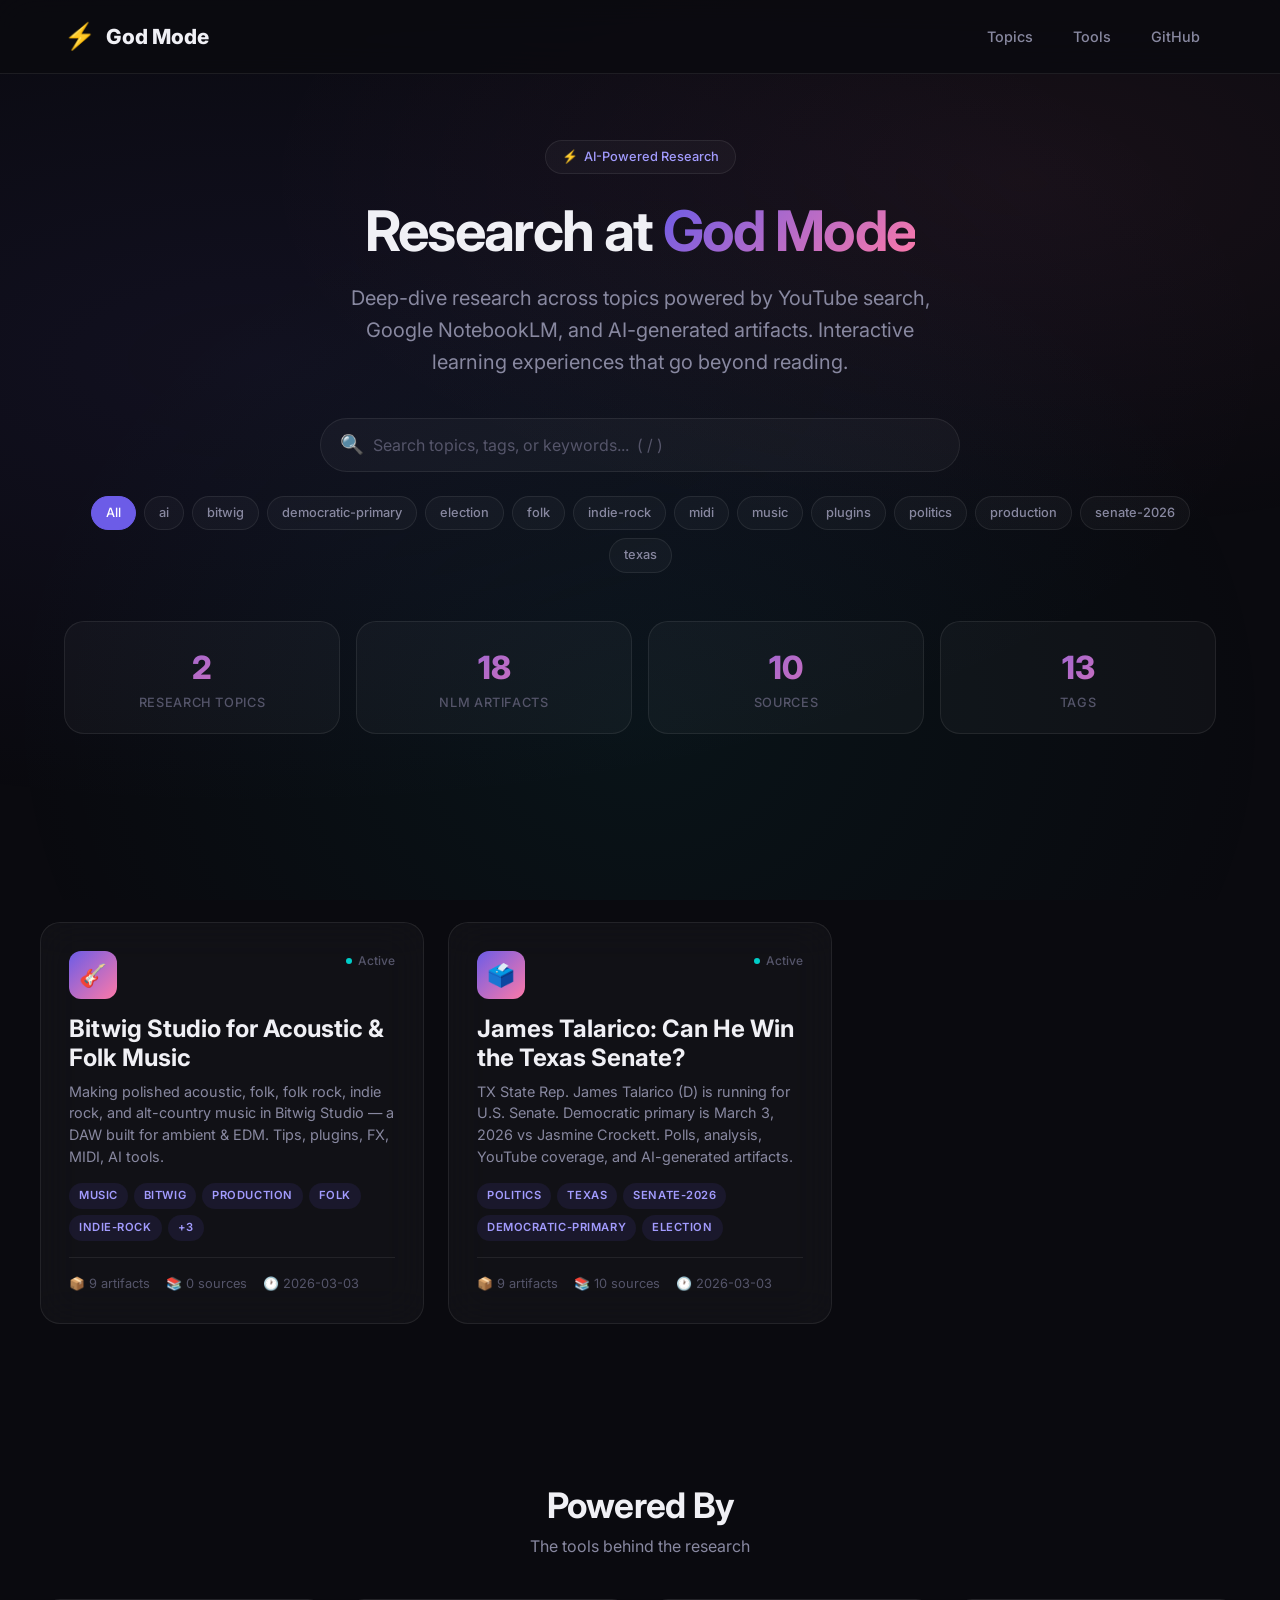
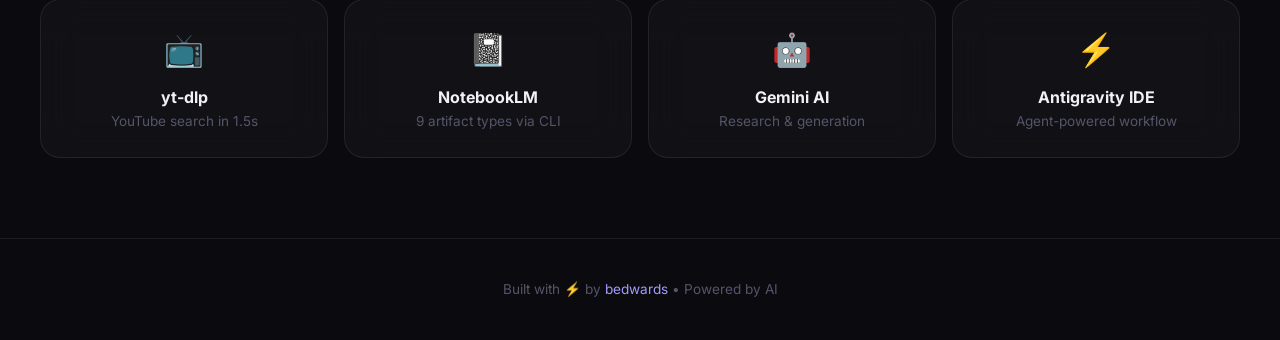
<file: docs/index.html>
<!DOCTYPE html>
<html lang="en">
<head>
  <meta charset="UTF-8">
  <meta name="viewport" content="width=device-width, initial-scale=1.0">
  <title>God Mode — AI Research Hub</title>
  <meta name="description" content="AI-powered research hub with YouTube search, NotebookLM automation, and interactive learning experiences across multiple topics.">
  <link rel="stylesheet" href="assets/css/style.css">
  <link rel="icon" href="data:image/svg+xml,<svg xmlns='http://www.w3.org/2000/svg' viewBox='0 0 100 100'><text y='.9em' font-size='90'>⚡</text></svg>">
</head>
<body>
  <div class="bg-mesh"></div>

  <!-- Navigation -->
  <nav class="nav" id="nav">
    <div class="container">
      <a href="./" class="nav-logo">
        <span class="icon">⚡</span>
        <span>God Mode</span>
      </a>
      <ul class="nav-links">
        <li><a href="#topics">Topics</a></li>
        <li><a href="#tools">Tools</a></li>
        <li><a href="https://github.com/bedwards/god-mode" target="_blank">GitHub</a></li>
      </ul>
    </div>
  </nav>

  <!-- Hero -->
  <section class="hero container">
    <div class="hero-badge">
      <span>⚡</span> AI-Powered Research
    </div>
    <h1>
      Research at <span class="gradient-text">God Mode</span>
    </h1>
    <p class="hero-subtitle">
      Deep-dive research across topics powered by YouTube search, Google NotebookLM, and AI-generated artifacts. Interactive learning experiences that go beyond reading.
    </p>

    <!-- Search -->
    <div class="search-bar">
      <div class="search-input-wrap">
        <span class="icon">🔍</span>
        <input type="text" id="search-input" class="search-input" placeholder="Search topics, tags, or keywords...  ( / )" autocomplete="off">
      </div>
    </div>

    <!-- Tags -->
    <div class="tags-bar" id="tags-bar"></div>

    <!-- Stats -->
    <div class="stats-bar" id="stats-bar"></div>
  </section>

  <!-- Topics Grid -->
  <section class="section container" id="topics">
    <div class="topics-grid" id="topics-grid"></div>
  </section>

  <!-- Tools Section -->
  <section class="section container" id="tools">
    <h2 style="text-align: center; margin-bottom: 8px;">Powered By</h2>
    <p style="text-align: center; color: var(--text-secondary); margin-bottom: 40px;">The tools behind the research</p>
    <div style="display: grid; grid-template-columns: repeat(auto-fit, minmax(220px, 1fr)); gap: 16px;">
      <div class="glass-card" style="padding: 24px; text-align: center;">
        <div style="font-size: 2rem; margin-bottom: 12px;">📺</div>
        <h3 style="font-size: 1rem; margin-bottom: 4px;">yt-dlp</h3>
        <p style="color: var(--text-muted); font-size: 0.85rem;">YouTube search in 1.5s</p>
      </div>
      <div class="glass-card" style="padding: 24px; text-align: center;">
        <div style="font-size: 2rem; margin-bottom: 12px;">📓</div>
        <h3 style="font-size: 1rem; margin-bottom: 4px;">NotebookLM</h3>
        <p style="color: var(--text-muted); font-size: 0.85rem;">9 artifact types via CLI</p>
      </div>
      <div class="glass-card" style="padding: 24px; text-align: center;">
        <div style="font-size: 2rem; margin-bottom: 12px;">🤖</div>
        <h3 style="font-size: 1rem; margin-bottom: 4px;">Gemini AI</h3>
        <p style="color: var(--text-muted); font-size: 0.85rem;">Research & generation</p>
      </div>
      <div class="glass-card" style="padding: 24px; text-align: center;">
        <div style="font-size: 2rem; margin-bottom: 12px;">⚡</div>
        <h3 style="font-size: 1rem; margin-bottom: 4px;">Antigravity IDE</h3>
        <p style="color: var(--text-muted); font-size: 0.85rem;">Agent-powered workflow</p>
      </div>
    </div>
  </section>

  <!-- Footer -->
  <footer class="footer">
    <div class="container">
      <p>Built with ⚡ by <a href="https://github.com/bedwards">bedwards</a> • Powered by AI</p>
    </div>
  </footer>

  <script src="assets/js/main.js"></script>
</body>
</html>
</file>
<file: docs/assets/css/style.css>
/* ═══════════════════════════════════════════════
   God Mode — Design System
   Premium dark theme with glassmorphism
   ═══════════════════════════════════════════════ */

@import url('https://fonts.googleapis.com/css2?family=Inter:wght@300;400;500;600;700;800;900&family=JetBrains+Mono:wght@400;500;600&display=swap');

/* ─── Custom Properties ─── */
:root {
  --bg-primary: #0a0a0f;
  --bg-secondary: #12121a;
  --bg-card: rgba(20, 20, 32, 0.7);
  --bg-glass: rgba(255, 255, 255, 0.03);
  --bg-glass-hover: rgba(255, 255, 255, 0.06);
  --border-glass: rgba(255, 255, 255, 0.08);
  --border-glass-hover: rgba(255, 255, 255, 0.15);

  --text-primary: #f0f0f5;
  --text-secondary: #8888a0;
  --text-muted: #55556a;

  --accent-1: #6c5ce7;
  --accent-2: #a29bfe;
  --accent-3: #fd79a8;
  --accent-4: #00cec9;
  --accent-5: #fdcb6e;
  --accent-gradient: linear-gradient(135deg, var(--accent-1), var(--accent-3));
  --accent-gradient-2: linear-gradient(135deg, var(--accent-4), var(--accent-1));

  --font-body: 'Inter', -apple-system, BlinkMacSystemFont, sans-serif;
  --font-mono: 'JetBrains Mono', 'Fira Code', monospace;

  --radius-sm: 8px;
  --radius-md: 12px;
  --radius-lg: 20px;
  --radius-xl: 28px;

  --shadow-sm: 0 2px 8px rgba(0,0,0,0.3);
  --shadow-md: 0 4px 24px rgba(0,0,0,0.4);
  --shadow-lg: 0 8px 48px rgba(0,0,0,0.5);
  --shadow-glow: 0 0 40px rgba(108, 92, 231, 0.15);

  --transition-fast: 150ms cubic-bezier(0.4, 0, 0.2, 1);
  --transition-normal: 300ms cubic-bezier(0.4, 0, 0.2, 1);
  --transition-smooth: 500ms cubic-bezier(0.4, 0, 0.2, 1);
}

/* ─── Reset ─── */
*, *::before, *::after { box-sizing: border-box; margin: 0; padding: 0; }

html {
  scroll-behavior: smooth;
  -webkit-font-smoothing: antialiased;
  -moz-osx-font-smoothing: grayscale;
}

body {
  font-family: var(--font-body);
  background: var(--bg-primary);
  color: var(--text-primary);
  line-height: 1.6;
  min-height: 100vh;
  overflow-x: hidden;
}

/* ─── Animated Background ─── */
.bg-mesh {
  position: fixed;
  inset: 0;
  z-index: -1;
  background:
    radial-gradient(ellipse 80% 50% at 20% 40%, rgba(108,92,231,0.08), transparent),
    radial-gradient(ellipse 60% 40% at 80% 20%, rgba(253,121,168,0.06), transparent),
    radial-gradient(ellipse 50% 60% at 50% 80%, rgba(0,206,201,0.05), transparent);
  animation: meshShift 20s ease-in-out infinite alternate;
}

@keyframes meshShift {
  0% { transform: scale(1) rotate(0deg); }
  50% { transform: scale(1.05) rotate(1deg); }
  100% { transform: scale(1) rotate(-1deg); }
}

/* ─── Typography ─── */
h1, h2, h3, h4, h5, h6 { font-weight: 700; line-height: 1.2; }

h1 { font-size: clamp(2.2rem, 5vw, 3.5rem); letter-spacing: -0.03em; }
h2 { font-size: clamp(1.6rem, 3vw, 2.2rem); letter-spacing: -0.02em; }
h3 { font-size: clamp(1.2rem, 2vw, 1.5rem); }

.gradient-text {
  background: var(--accent-gradient);
  -webkit-background-clip: text;
  -webkit-text-fill-color: transparent;
  background-clip: text;
}

.mono { font-family: var(--font-mono); }

/* ─── Glass Cards ─── */
.glass-card {
  background: var(--bg-glass);
  backdrop-filter: blur(20px);
  -webkit-backdrop-filter: blur(20px);
  border: 1px solid var(--border-glass);
  border-radius: var(--radius-lg);
  transition: all var(--transition-normal);
}

.glass-card:hover {
  background: var(--bg-glass-hover);
  border-color: var(--border-glass-hover);
  box-shadow: var(--shadow-glow);
  transform: translateY(-2px);
}

/* ─── Layout ─── */
.container {
  max-width: 1200px;
  margin: 0 auto;
  padding: 0 24px;
}

.section { padding: 80px 0; }

/* ─── Navigation ─── */
.nav {
  position: fixed;
  top: 0;
  left: 0;
  right: 0;
  z-index: 100;
  padding: 16px 0;
  backdrop-filter: blur(20px);
  -webkit-backdrop-filter: blur(20px);
  background: rgba(10, 10, 15, 0.8);
  border-bottom: 1px solid var(--border-glass);
  transition: all var(--transition-normal);
}

.nav .container {
  display: flex;
  align-items: center;
  justify-content: space-between;
}

.nav-logo {
  display: flex;
  align-items: center;
  gap: 10px;
  text-decoration: none;
  font-weight: 800;
  font-size: 1.3rem;
  color: var(--text-primary);
}

.nav-logo .icon { font-size: 1.6rem; }

.nav-links {
  display: flex;
  gap: 8px;
  list-style: none;
}

.nav-links a {
  color: var(--text-secondary);
  text-decoration: none;
  padding: 8px 16px;
  border-radius: var(--radius-sm);
  font-size: 0.9rem;
  font-weight: 500;
  transition: all var(--transition-fast);
}

.nav-links a:hover {
  color: var(--text-primary);
  background: var(--bg-glass-hover);
}

/* ─── Hero ─── */
.hero {
  padding-top: 140px;
  padding-bottom: 60px;
  text-align: center;
}

.hero-badge {
  display: inline-flex;
  align-items: center;
  gap: 6px;
  padding: 6px 16px;
  background: var(--bg-glass);
  border: 1px solid var(--border-glass);
  border-radius: 999px;
  font-size: 0.8rem;
  font-weight: 500;
  color: var(--accent-2);
  margin-bottom: 24px;
  animation: fadeInUp 0.6s ease;
}

.hero h1 {
  animation: fadeInUp 0.6s ease 0.1s both;
  margin-bottom: 16px;
}

.hero-subtitle {
  font-size: clamp(1rem, 2vw, 1.25rem);
  color: var(--text-secondary);
  max-width: 600px;
  margin: 0 auto 40px;
  animation: fadeInUp 0.6s ease 0.2s both;
}

/* ─── Search & Filter Bar ─── */
.search-bar {
  max-width: 640px;
  margin: 0 auto 24px;
  animation: fadeInUp 0.6s ease 0.3s both;
}

.search-input-wrap {
  position: relative;
  display: flex;
  align-items: center;
}

.search-input-wrap .icon {
  position: absolute;
  left: 20px;
  font-size: 1.2rem;
  color: var(--text-muted);
  pointer-events: none;
}

.search-input {
  width: 100%;
  padding: 16px 20px 16px 52px;
  background: var(--bg-glass);
  border: 1px solid var(--border-glass);
  border-radius: var(--radius-xl);
  color: var(--text-primary);
  font-family: var(--font-body);
  font-size: 1rem;
  outline: none;
  transition: all var(--transition-normal);
}

.search-input::placeholder { color: var(--text-muted); }

.search-input:focus {
  border-color: var(--accent-1);
  box-shadow: 0 0 0 3px rgba(108, 92, 231, 0.15);
  background: var(--bg-glass-hover);
}

/* ─── Tags ─── */
.tags-bar {
  display: flex;
  flex-wrap: wrap;
  justify-content: center;
  gap: 8px;
  margin-bottom: 48px;
  animation: fadeInUp 0.6s ease 0.4s both;
}

.tag {
  display: inline-flex;
  align-items: center;
  gap: 4px;
  padding: 6px 14px;
  background: var(--bg-glass);
  border: 1px solid var(--border-glass);
  border-radius: 999px;
  font-size: 0.8rem;
  font-weight: 500;
  color: var(--text-secondary);
  cursor: pointer;
  transition: all var(--transition-fast);
  user-select: none;
}

.tag:hover {
  border-color: var(--accent-1);
  color: var(--accent-2);
  background: rgba(108, 92, 231, 0.1);
}

.tag.active {
  background: var(--accent-1);
  border-color: var(--accent-1);
  color: white;
}

/* ─── Topic Cards Grid ─── */
.topics-grid {
  display: grid;
  grid-template-columns: repeat(auto-fill, minmax(340px, 1fr));
  gap: 24px;
}

.topic-card {
  padding: 28px;
  text-decoration: none;
  position: relative;
  overflow: hidden;
}

.topic-card::before {
  content: '';
  position: absolute;
  top: 0;
  left: 0;
  right: 0;
  height: 3px;
  background: var(--accent-gradient);
  opacity: 0;
  transition: opacity var(--transition-normal);
}

.topic-card:hover::before { opacity: 1; }

.topic-card-header {
  display: flex;
  align-items: flex-start;
  justify-content: space-between;
  margin-bottom: 16px;
}

.topic-card-icon {
  width: 48px;
  height: 48px;
  display: flex;
  align-items: center;
  justify-content: center;
  background: var(--accent-gradient);
  border-radius: var(--radius-md);
  font-size: 1.4rem;
}

.topic-card-status {
  display: flex;
  align-items: center;
  gap: 6px;
  font-size: 0.75rem;
  color: var(--text-muted);
  font-weight: 500;
}

.status-dot {
  width: 6px;
  height: 6px;
  border-radius: 50%;
  background: var(--accent-4);
  animation: pulse 2s infinite;
}

@keyframes pulse {
  0%, 100% { opacity: 1; }
  50% { opacity: 0.4; }
}

.topic-card h3 {
  color: var(--text-primary);
  margin-bottom: 8px;
}

.topic-card p {
  color: var(--text-secondary);
  font-size: 0.9rem;
  margin-bottom: 16px;
  line-height: 1.5;
}

.topic-card-tags {
  display: flex;
  flex-wrap: wrap;
  gap: 6px;
}

.topic-card-tag {
  padding: 4px 10px;
  background: rgba(108, 92, 231, 0.1);
  border-radius: 999px;
  font-size: 0.7rem;
  font-weight: 600;
  color: var(--accent-2);
  text-transform: uppercase;
  letter-spacing: 0.05em;
}

.topic-card-meta {
  display: flex;
  gap: 16px;
  margin-top: 16px;
  padding-top: 16px;
  border-top: 1px solid var(--border-glass);
}

.meta-item {
  display: flex;
  align-items: center;
  gap: 6px;
  font-size: 0.8rem;
  color: var(--text-muted);
}

/* ─── Stats Bar ─── */
.stats-bar {
  display: grid;
  grid-template-columns: repeat(auto-fit, minmax(180px, 1fr));
  gap: 16px;
  margin-bottom: 48px;
  animation: fadeInUp 0.6s ease 0.5s both;
}

.stat-card {
  padding: 20px;
  text-align: center;
}

.stat-number {
  font-size: 2rem;
  font-weight: 800;
  background: var(--accent-gradient);
  -webkit-background-clip: text;
  -webkit-text-fill-color: transparent;
  background-clip: text;
}

.stat-label {
  font-size: 0.8rem;
  color: var(--text-muted);
  font-weight: 500;
  text-transform: uppercase;
  letter-spacing: 0.05em;
}

/* ─── Footer ─── */
.footer {
  padding: 40px 0;
  border-top: 1px solid var(--border-glass);
  text-align: center;
  color: var(--text-muted);
  font-size: 0.85rem;
}

.footer a {
  color: var(--accent-2);
  text-decoration: none;
}

/* ─── Animations ─── */
@keyframes fadeInUp {
  from { opacity: 0; transform: translateY(20px); }
  to { opacity: 1; transform: translateY(0); }
}

.animate-in {
  opacity: 0;
  transform: translateY(20px);
  animation: fadeInUp 0.6s ease forwards;
}

/* ─── Responsive ─── */
@media (max-width: 768px) {
  .nav-links { display: none; }
  .topics-grid { grid-template-columns: 1fr; }
  .stats-bar { grid-template-columns: repeat(2, 1fr); }
  .hero { padding-top: 120px; }
  .container { padding: 0 16px; }
}

/* ─── Scrollbar ─── */
::-webkit-scrollbar { width: 8px; }
::-webkit-scrollbar-track { background: var(--bg-primary); }
::-webkit-scrollbar-thumb { background: var(--border-glass); border-radius: 4px; }
::-webkit-scrollbar-thumb:hover { background: var(--text-muted); }
</file>
